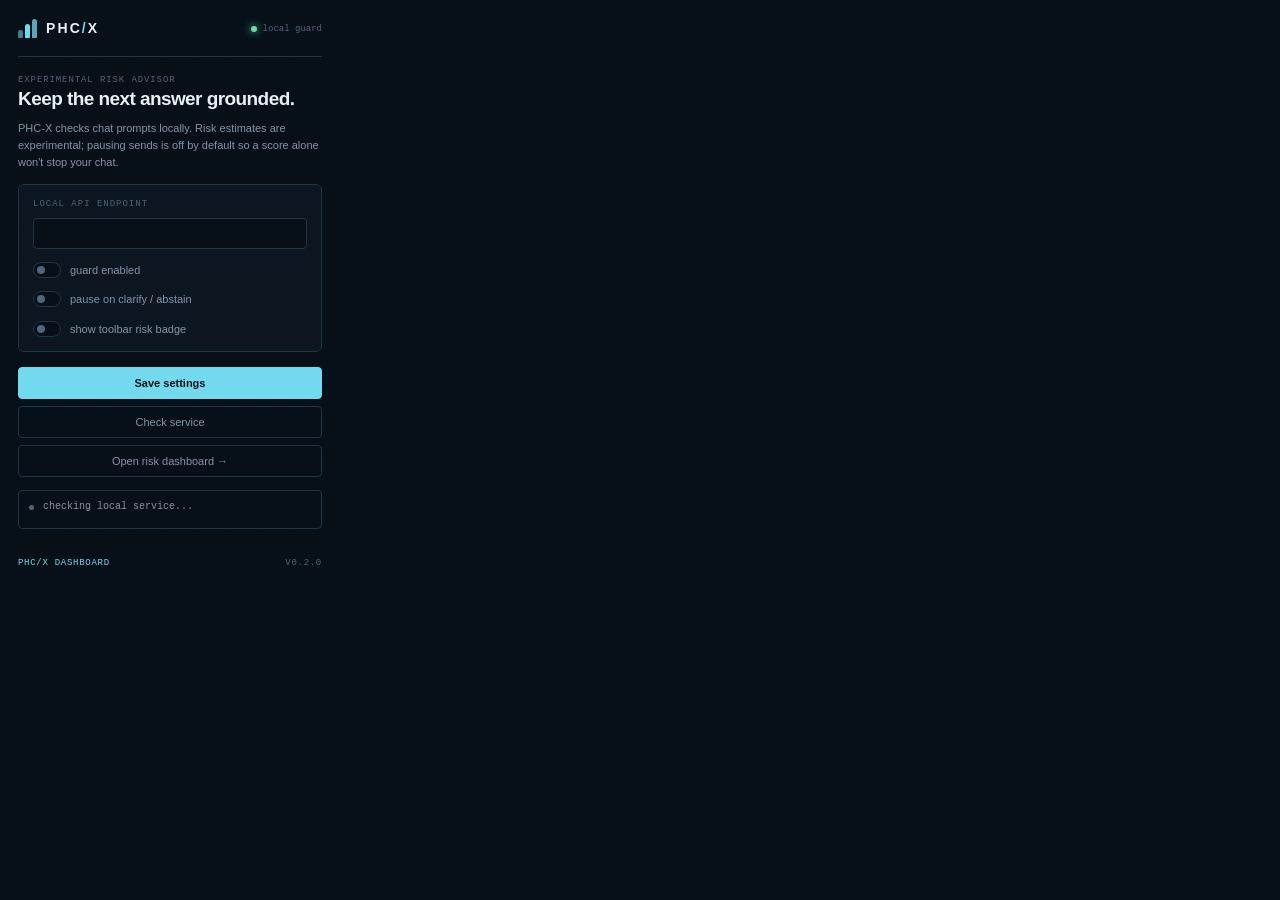
<file: extension/popup.html>
<!DOCTYPE html>
<html lang="en">
<head>
  <meta charset="utf-8" />
  <meta name="viewport" content="width=device-width, initial-scale=1" />
  <title>PHC-X</title>
  <style>
    :root { --bg:#071019; --surface:#0d1924; --raised:#112130; --text:#e8f0f5; --muted:#8295a6; --faint:#506577; --line:#203545; --cyan:#73d9ed; --mint:#64e0b0; --red:#f16c7b; --mono:"SFMono-Regular",Consolas,"Liberation Mono",Menlo,monospace; }
    * { box-sizing:border-box; }
    body { width:340px; margin:0; padding:18px; background:var(--bg); color:var(--text); font:12px/1.5 -apple-system,BlinkMacSystemFont,"Segoe UI",sans-serif; }
    body::before { content:""; position:fixed; inset:0; pointer-events:none; opacity:.18; background-image:linear-gradient(rgba(115,217,237,.06) 1px,transparent 1px),linear-gradient(90deg,rgba(115,217,237,.06) 1px,transparent 1px); background-size:32px 32px; }
    .head { position:relative; display:flex; align-items:center; justify-content:space-between; padding-bottom:17px; border-bottom:1px solid var(--line); }
    .brand { display:flex; align-items:center; gap:9px; }.mark { display:flex; align-items:flex-end; gap:2px; height:19px; }.mark i { width:5px; border-radius:3px 3px 1px 1px; background:var(--cyan); }.mark i:nth-child(1){height:8px;opacity:.55}.mark i:nth-child(2){height:14px}.mark i:nth-child(3){height:19px;opacity:.75}.brand strong { font-size:14px; letter-spacing:.15em; }.brand strong span { color:var(--cyan); }.eyebrow { color:var(--faint); font:9px var(--mono); text-transform:uppercase; letter-spacing:.1em; }
    .service { display:flex; align-items:center; gap:6px; color:var(--faint); font:9px var(--mono); }.service-dot { width:6px; height:6px; border-radius:50%; background:var(--mint); box-shadow:0 0 9px var(--mint); }
    .intro { position:relative; padding:18px 0 13px; }.intro h1 { margin:0; font-size:19px; letter-spacing:-.03em; font-weight:600; }.intro p { margin:6px 0 0; color:var(--muted); font-size:11px; line-height:1.55; }
    .settings-card { position:relative; padding:14px; background:rgba(13,25,36,.78); border:1px solid var(--line); border-radius:6px; }.section-label { display:block; margin-bottom:9px; color:var(--faint); font:9px var(--mono); letter-spacing:.11em; text-transform:uppercase; }.settings-card input[type=text] { width:100%; padding:9px; background:var(--bg); color:var(--muted); border:1px solid var(--line); border-radius:4px; font:10px var(--mono); }.settings-card input:focus { outline:1px solid var(--cyan); border-color:var(--cyan); }
    .switch-row { display:flex; align-items:center; gap:9px; margin-top:13px; color:var(--muted); font-size:11px; }.switch-row input { position:absolute; opacity:0; }.switch { position:relative; width:28px; height:16px; border:1px solid var(--line); border-radius:10px; background:var(--bg); }.switch::after { content:""; position:absolute; top:3px; left:3px; width:8px; height:8px; background:var(--faint); border-radius:50%; transition:.15s ease; }.switch-row input:checked + .switch { border-color:var(--cyan-deep); background:rgba(115,217,237,.13); }.switch-row input:checked + .switch::after { left:15px; background:var(--cyan); box-shadow:0 0 8px var(--cyan); }.switch-row input:focus-visible + .switch { outline:1px solid var(--cyan); }
    .actions { position:relative; display:grid; gap:7px; margin-top:15px; }.actions button { width:100%; padding:9px; border-radius:4px; cursor:pointer; font-size:11px; }.primary { color:#06131d; background:var(--cyan); border:1px solid var(--cyan); font-weight:700; }.secondary { color:var(--muted); background:transparent; border:1px solid var(--line); }.secondary:hover { color:var(--cyan); border-color:var(--cyan-deep); }.primary:hover { background:#9be8f4; }
    .status-card { position:relative; display:flex; align-items:flex-start; gap:9px; min-height:39px; margin-top:13px; padding:10px; border:1px solid var(--line); border-radius:4px; color:var(--muted); font:10px var(--mono); }.status-card::before { content:""; width:5px; height:5px; margin-top:4px; flex:0 0 auto; border-radius:50%; background:var(--faint); }.status-card.ok { color:var(--mint); border-color:rgba(100,224,176,.3); }.status-card.ok::before { background:var(--mint); box-shadow:0 0 8px var(--mint); }.status-card.err { color:var(--red); border-color:rgba(241,108,123,.35); }.status-card.err::before { background:var(--red); }.model { position:relative; margin:8px 2px 0; color:var(--faint); font:9px var(--mono); }.last { position:relative; display:flex; gap:6px; align-items:center; margin-top:12px; color:var(--faint); font:10px var(--mono); }.last b { color:var(--text); font-size:12px; }.footer { display:flex; justify-content:space-between; margin-top:17px; color:var(--faint); font:9px var(--mono); text-transform:uppercase; letter-spacing:.08em; }.footer a { color:var(--cyan); text-decoration:none; }
  </style>
</head>
<body>
  <div class="head"><div class="brand"><span class="mark" aria-hidden="true"><i></i><i></i><i></i></span><strong>PHC<span>/</span>X</strong></div><div class="service"><span class="service-dot"></span>local guard</div></div>
  <div class="intro"><div class="eyebrow">experimental risk advisor</div><h1>Keep the next answer grounded.</h1><p>PHC-X checks chat prompts locally. Risk estimates are experimental; pausing sends is off by default so a score alone won't stop your chat.</p></div>
  <section class="settings-card">
    <label class="section-label" for="api-base">local API endpoint</label>
    <input type="text" id="api-base" spellcheck="false" />
    <label class="switch-row"><input type="checkbox" id="enabled" /><span class="switch"></span><span>guard enabled</span></label>
    <label class="switch-row"><input type="checkbox" id="block" /><span class="switch"></span><span>pause on clarify / abstain</span></label>
    <label class="switch-row"><input type="checkbox" id="badge" /><span class="switch"></span><span>show toolbar risk badge</span></label>
  </section>
  <div class="actions"><button id="save" class="primary">Save settings</button><button id="health" class="secondary">Check service</button><button id="dash" class="secondary">Open risk dashboard <span aria-hidden="true">&#8594;</span></button></div>
  <div id="status" class="status-card">checking local service...</div>
  <div id="model" class="model"></div>
  <div id="last" class="last"></div>
  <div class="footer"><a href="http://127.0.0.1:8000/dashboard/" target="_blank">PHC/X dashboard</a><span>v0.2.0</span></div>
  <script src="popup.js"></script>
</body>
</html>
</file>
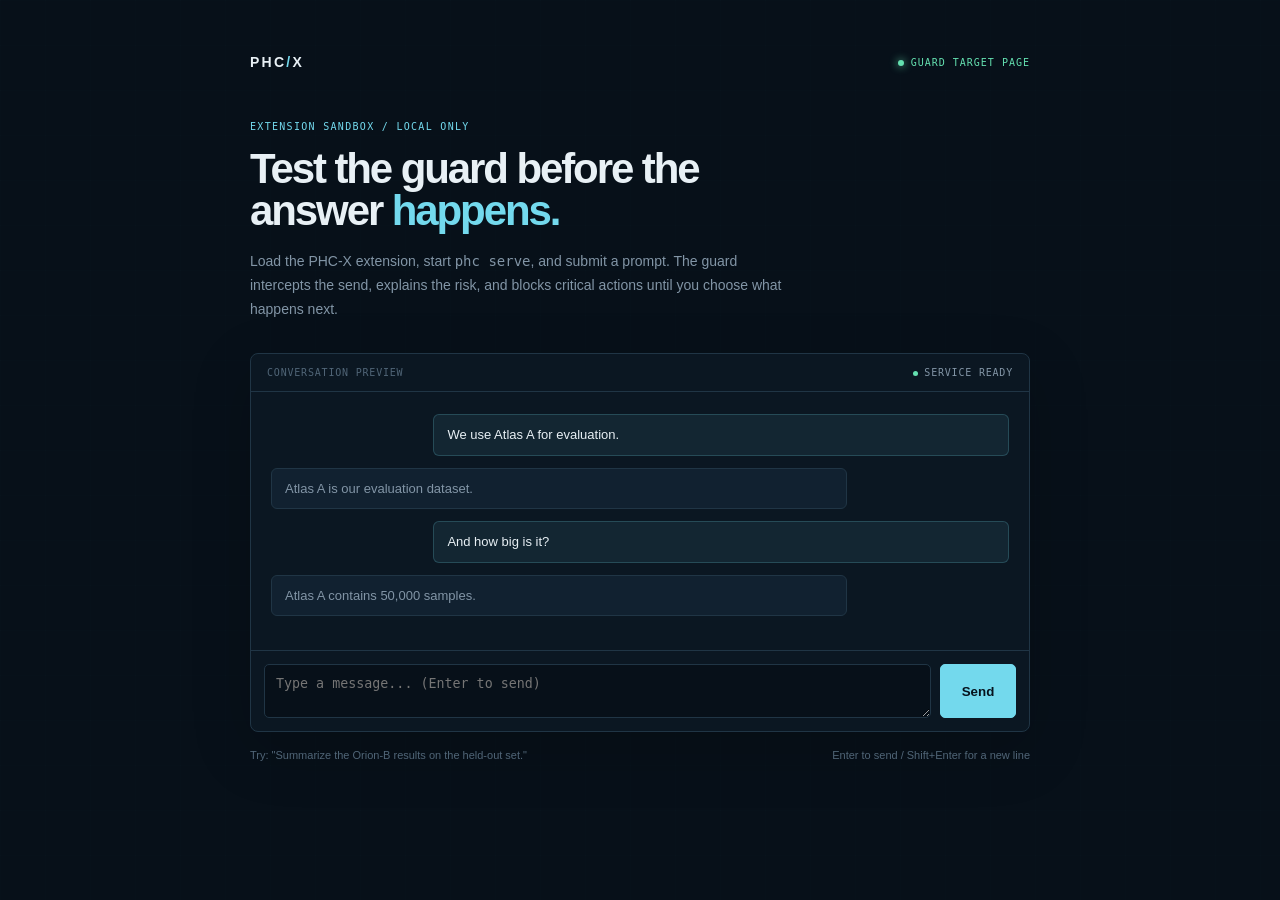
<file: extension/demo/chat.html>
<!DOCTYPE html>
<html lang="en">
<head>
  <meta charset="utf-8" />
  <meta name="viewport" content="width=device-width, initial-scale=1" />
  <title>PHC-X / demo chat</title>
  <style>
    :root { --bg:#071019; --surface:#0d1924; --raised:#112130; --text:#e8f0f5; --muted:#8295a6; --faint:#506577; --line:#203545; --cyan:#73d9ed; --mint:#64e0b0; }
    * { box-sizing:border-box; } body { margin:0; min-height:100vh; background:var(--bg); color:var(--text); font:14px/1.5 -apple-system,BlinkMacSystemFont,"Segoe UI",sans-serif; } body::before { content:""; position:fixed; inset:0; pointer-events:none; opacity:.2; background-image:linear-gradient(rgba(115,217,237,.05) 1px,transparent 1px),linear-gradient(90deg,rgba(115,217,237,.05) 1px,transparent 1px); background-size:45px 45px; }
    .shell { position:relative; width:min(780px,calc(100% - 32px)); margin:0 auto; padding:52px 0 40px; }.top { display:flex; justify-content:space-between; align-items:center; margin-bottom:48px; }.brand { color:var(--text); font-weight:700; letter-spacing:.16em; }.brand span { color:var(--cyan); }.mode { color:var(--mint); font:10px ui-monospace,monospace; text-transform:uppercase; letter-spacing:.1em; }.mode::before { content:""; display:inline-block; width:6px; height:6px; margin-right:7px; border-radius:50%; background:var(--mint); box-shadow:0 0 8px var(--mint); }
    h1 { max-width:530px; margin:0; font-size:42px; line-height:1; letter-spacing:-.05em; font-weight:600; } h1 em { color:var(--cyan); font-style:normal; }.intro { color:var(--muted); max-width:540px; margin:18px 0 32px; font-size:14px; line-height:1.7; }.eyebrow { color:var(--cyan); font:10px ui-monospace,monospace; letter-spacing:.13em; text-transform:uppercase; margin-bottom:16px; }
    .chat-card { overflow:hidden; background:rgba(13,25,36,.9); border:1px solid var(--line); border-radius:8px; box-shadow:0 18px 60px rgba(0,0,0,.18); }.chat-head { display:flex; justify-content:space-between; padding:13px 16px; border-bottom:1px solid var(--line); color:var(--faint); font:10px ui-monospace,monospace; text-transform:uppercase; letter-spacing:.08em; }.chat-head b { color:var(--muted); font-weight:400; }.chat-head b::before { content:""; display:inline-block; width:5px; height:5px; margin-right:6px; border-radius:50%; background:var(--mint); }
    #log { min-height:230px; max-height:400px; overflow:auto; padding:22px 20px; }.msg { max-width:78%; margin-bottom:12px; padding:10px 13px; border:1px solid var(--line); border-radius:6px; color:var(--muted); font-size:13px; }.msg.user { margin-left:auto; background:rgba(115,217,237,.08); border-color:rgba(115,217,237,.2); color:var(--text); }.msg.assistant { background:var(--raised); }.composer-wrap { display:flex; gap:9px; padding:13px; border-top:1px solid var(--line); }.composer-wrap textarea { flex:1; min-height:47px; resize:vertical; padding:11px; background:var(--bg); color:var(--text); border:1px solid var(--line); border-radius:5px; font:13px/1.4 inherit; }.composer-wrap textarea:focus { outline:1px solid var(--cyan); border-color:var(--cyan); }.composer-wrap button { align-self:stretch; min-width:76px; color:#06131d; background:var(--cyan); border:1px solid var(--cyan); border-radius:5px; font-weight:700; cursor:pointer; }.composer-wrap button:hover { background:#9be8f4; }.hint { color:var(--faint); font-size:11px; }.footer { margin-top:15px; display:flex; justify-content:space-between; gap:15px; }
    @media (max-width:600px) { .shell { padding-top:28px; }.top { margin-bottom:38px; } h1 { font-size:37px; }.msg { max-width:90%; } .composer-wrap { flex-direction:column; }.composer-wrap button { min-height:40px; } }
  </style>
</head>
<body>
  <main class="shell">
    <div class="top"><div class="brand">PHC<span>/</span>X</div><div class="mode">guard target page</div></div>
    <div class="eyebrow">extension sandbox / local only</div>
    <h1>Test the guard before the answer <em>happens.</em></h1>
    <p class="intro">Load the PHC-X extension, start <code>phc serve</code>, and submit a prompt. The guard intercepts the send, explains the risk, and blocks critical actions until you choose what happens next.</p>
    <section class="chat-card"><div class="chat-head"><span>conversation preview</span><b>service ready</b></div><div id="log"><div class="msg user" data-message-author-role="user">We use Atlas A for evaluation.</div><div class="msg assistant" data-message-author-role="assistant">Atlas A is our evaluation dataset.</div><div class="msg user" data-message-author-role="user">And how big is it?</div><div class="msg assistant" data-message-author-role="assistant">Atlas A contains 50,000 samples.</div></div><div class="composer-wrap"><textarea id="composer" placeholder="Type a message... (Enter to send)"></textarea><button id="send" aria-label="Send message">Send</button></div></section>
    <div class="footer"><span class="hint">Try: "Summarize the Orion-B results on the held-out set."</span><span class="hint">Enter to send / Shift+Enter for a new line</span></div>
  </main>
  <script>
    const log = document.getElementById("log");
    const composer = document.getElementById("composer");
    function post() {
      const text = composer.value.trim();
      if (!text) return;
      const u = document.createElement("div");
      u.className = "msg user";
      u.setAttribute("data-message-author-role", "user");
      u.textContent = text;
      log.appendChild(u);
      const a = document.createElement("div");
      a.className = "msg assistant";
      a.setAttribute("data-message-author-role", "assistant");
      a.textContent = "Received: " + text.slice(0, 120);
      log.appendChild(a);
      composer.value = ""; log.scrollTop = log.scrollHeight;
    }
    document.getElementById("send").addEventListener("click", post);
    composer.addEventListener("keydown", (event) => { if (event.key === "Enter" && !event.shiftKey) { event.preventDefault(); post(); } });
  </script>
</body>
</html>
</file>
